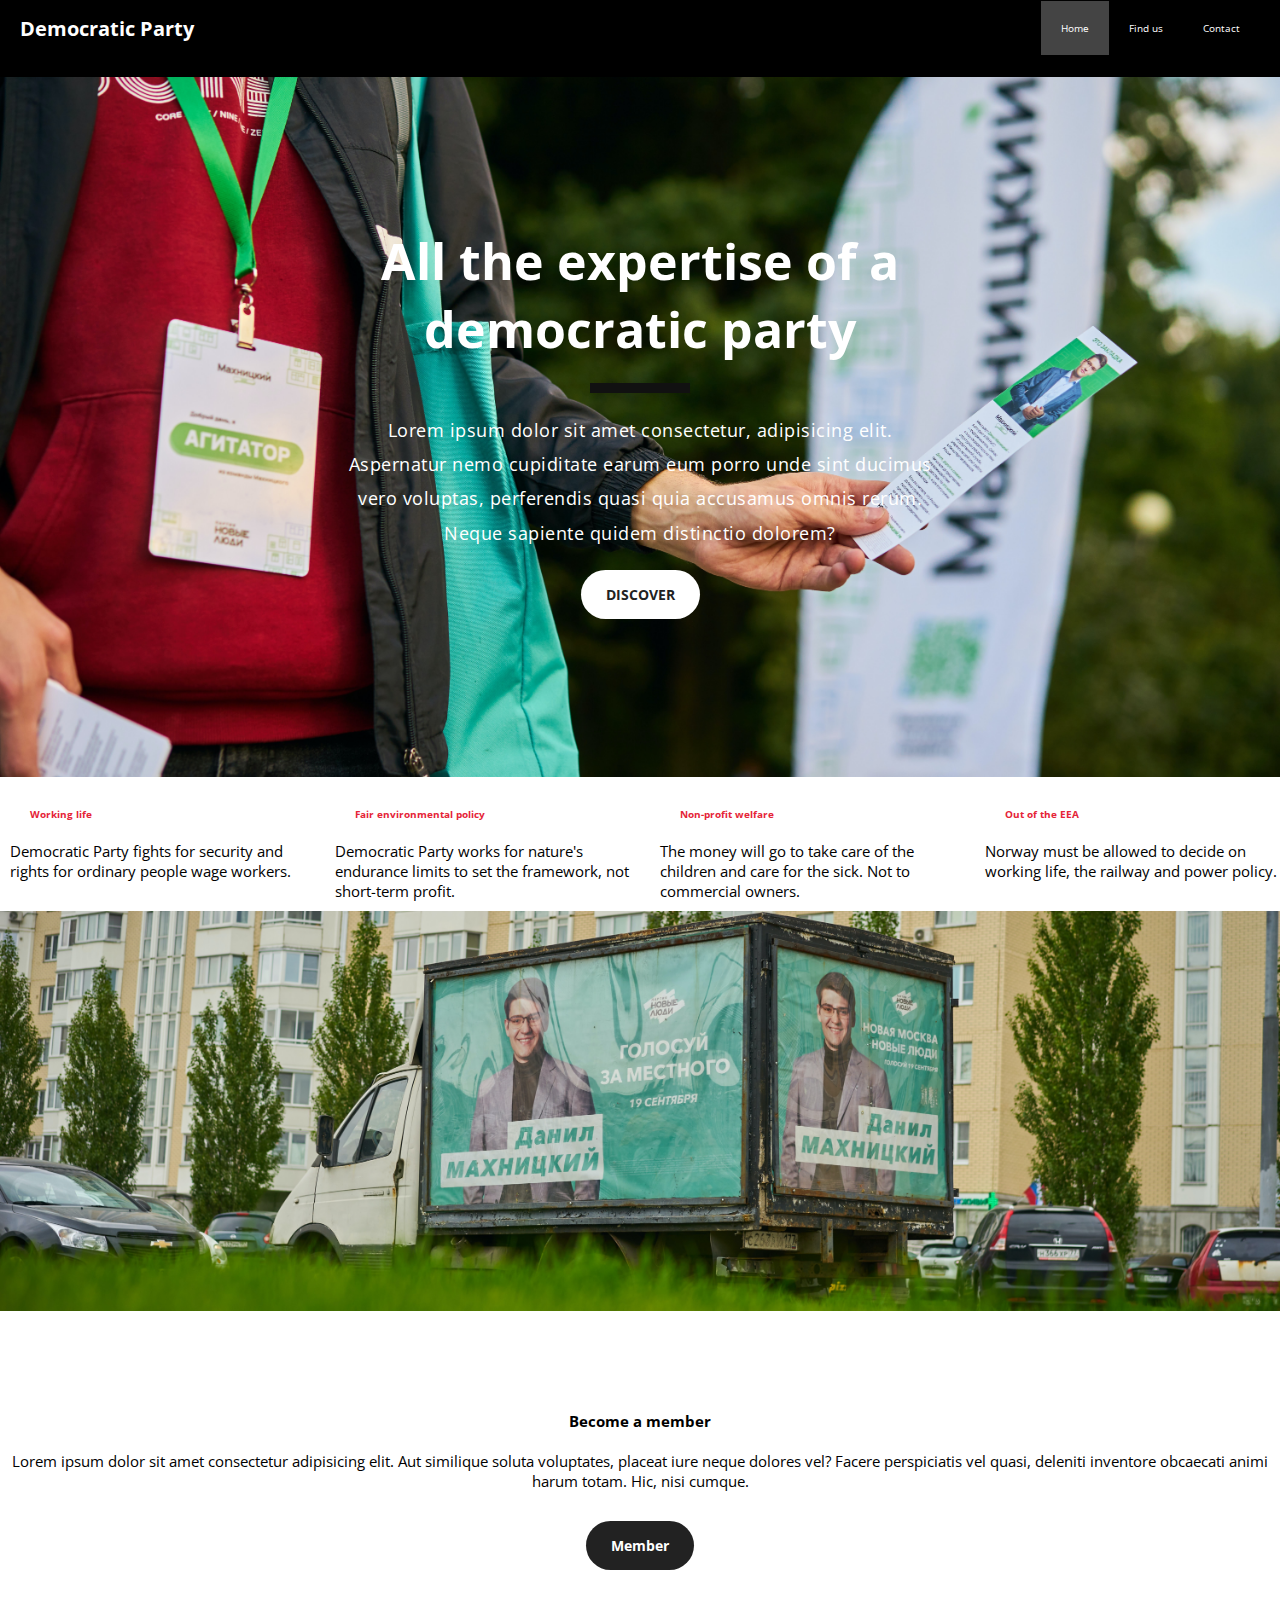
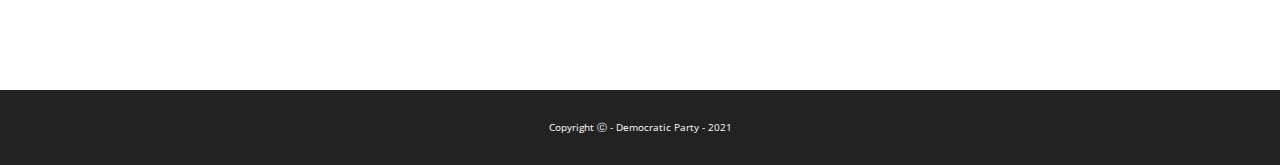
<file: index.html>
<!DOCTYPE html>
<html lang="en">
<head>
    <meta charset="UTF-8">
    <meta http-equiv="X-UA-Compatible" content="IE=edge">
    <meta name="viewport" content="width=device-width, initial-scale=1.0">
    <link rel="stylesheet" href="./css/reset.css">
    <link rel="stylesheet" href="./css/variable.css">
    <link rel="stylesheet" href="./css/style.css">
      <link
      href="https://fonts.googleapis.com/css?family=Open+Sans:300,400,700&display=swap"
      rel="stylesheet"
    />
    <title>Partie Demokrat </title>
</head>
<body>
    <header class="container header">
      <h1><a class="title-h1" href="./index.html"> Democratic Party</a></h1>
      </div>

      <nav >
        <ul >
          <li><a class="active" href="./index.html">Home</a></li>
          <li><a  href="./where.html">Find us</a></li>
          <li><a  href="./contact.html">Contact</a></li>
        </ul>
      </nav>
    </header>
 

    <section class="vp">
      <div class="vp-content">
        <h1>All the expertise of a democratic party</h1>
        <div class="separator"></div>
        <p>
          Lorem ipsum dolor sit amet consectetur, adipisicing elit. Aspernatur
          nemo cupiditate earum eum porro unde sint ducimus vero voluptas,
          perferendis quasi quia accusamus omnis rerum. Neque sapiente quidem
          distinctio dolorem?
        </p>
         <a href="./where.html" class="btn btn-primary my-10">DISCOVER</a>
      </div>
    </section>
    <main>


    <section class="working">
        <div>
          
              <h3 class="title">Working life</h3>
              <p class="size-paragraph">
                Democratic Party fights for security and rights for ordinary people
               wage workers.
              </p>
           
        </div>

        <div>
         
              <h3 class="title">Fair environmental policy</h3>
              <p class="size-paragraph">
                Democratic Party works for nature's endurance limits to set the framework, not
                short-term profit.
              </p>
        
        </div>
        <div>
        
              <h3 class="title">Non-profit welfare</h3>
              <p class="size-paragraph">
               The money will go to take care of the children and care for the sick. Not
                to commercial owners.
              </p>
            
        
        </div>
        <div>
      
              <h3 class="title">Out of the EEA</h3>
              <p class="size-paragraph">
               Norway must be allowed to decide on working life, the railway and
                power policy.
              </p>
           
          
        </div>
      </section>

      <!-- ... -->
<div class="person" aria-label="Bildet av en person "></div>
<section class="reservation">
  <div class="container">
    <h2>Become a member</h2>
   
    <p class="size-paragraph">
      Lorem ipsum dolor sit amet consectetur adipisicing elit. Aut similique
      soluta voluptates, placeat iure neque dolores vel? Facere perspiciatis
      vel quasi, deleniti inventore obcaecati animi harum totam. Hic, nisi
      cumque.
    </p>
    <a href="./contact.html" class="btn btn-dark my-20">Member</a>
  </div>
   </section>

  




</main>
<footer>
        <p>Copyright &#9400; - Democratic Party - 2021</p>
</footer>

    
</body>
</html>
</file>
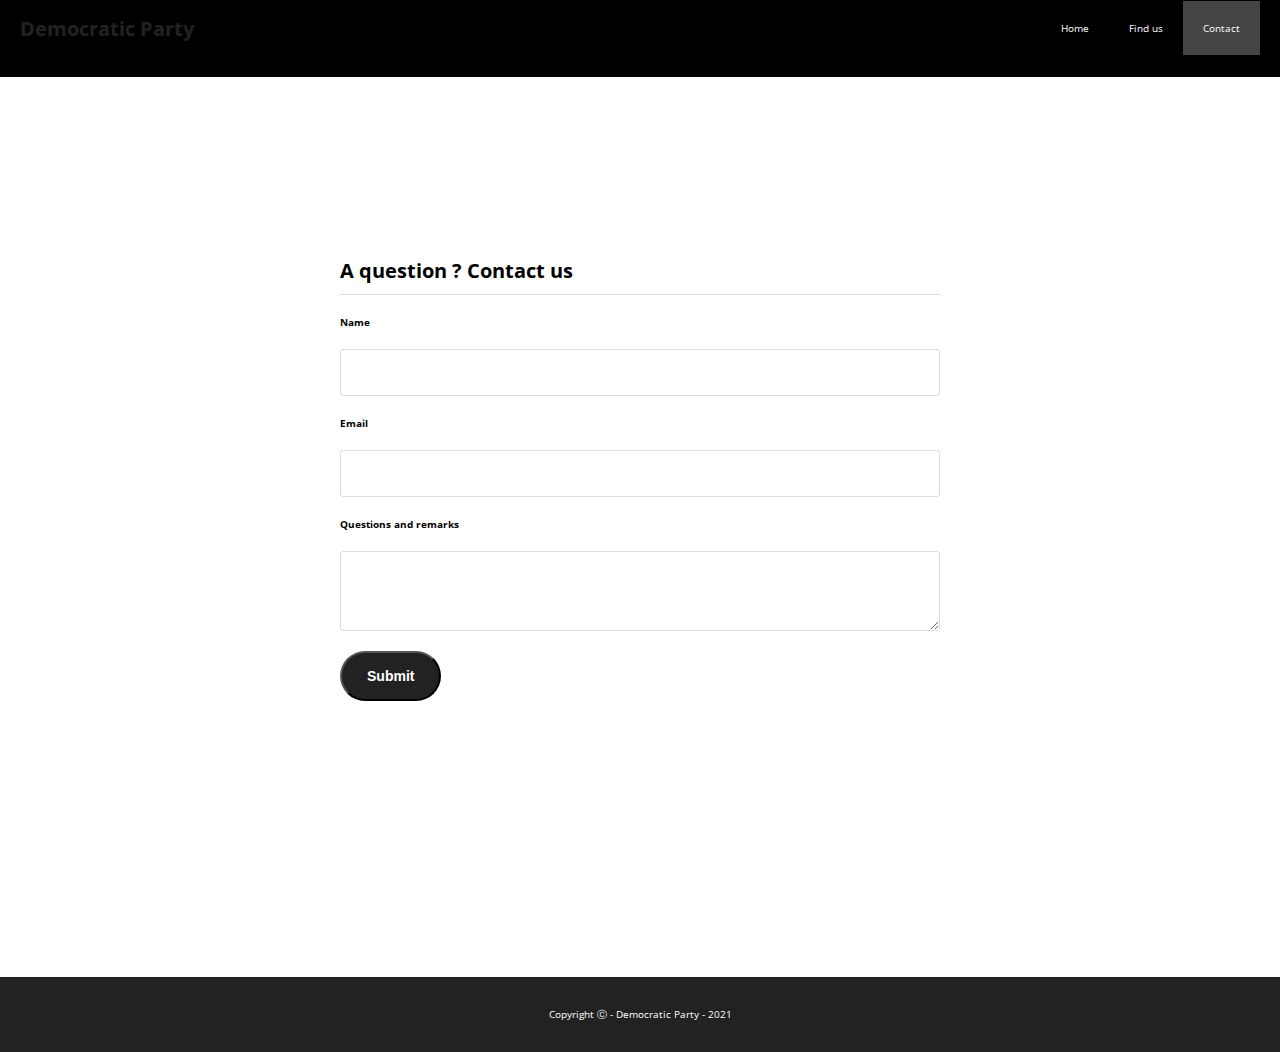
<file: contact.html>
<!DOCTYPE html>
<html lang="en">
<head>
    <meta charset="UTF-8">
    <meta http-equiv="X-UA-Compatible" content="IE=edge">
    <meta name="viewport" content="width=device-width, initial-scale=1.0">
    <link rel="stylesheet" href="./css/reset.css">
    <link rel="stylesheet" href="./css/variable.css">
    <link rel="stylesheet" href="./css/style.css">
      <link
      href="https://fonts.googleapis.com/css?family=Open+Sans:300,400,700&display=swap"
      rel="stylesheet"
    />
    <title>Partie Demokrat | Contact </title>
</head>
<body>
    <header class="container header">
      <h1><a href="./index.html"> Democratic Party</a></h1>
      </div>

      <nav>
        <ul >
          <li><a  href="./index.html">Home</a></li>
          <li><a  href="./where.html">Find us</a></li>
          <li><a class="active " href="./contact.html">Contact</a></li>
        </ul>
      </nav>
    </header>
    <main>

     <section class="contact">
      <div class="contact-form-container">
        <form action="#">
          <h1 class="underline">A question ? Contact us</h1>
          <label class="my-20" for="name">Name</label>
          <input type="text" name="name" id="name" />
          <label class="my-20" for="email">Email</label>
          <input type="email" name="email" id="email" />
          <label class="my-20" for="question">Questions and remarks</label>
          <textarea name="question" id="question"></textarea>
          <button class="btn btn-dark my-20">Submit</button>
        </form>
      </div>
    </section>
    </main>

    


   

<footer>
        <p>Copyright &#9400; - Democratic Party - 2021</p>
</footer>

    
</body>
</html>
</file>
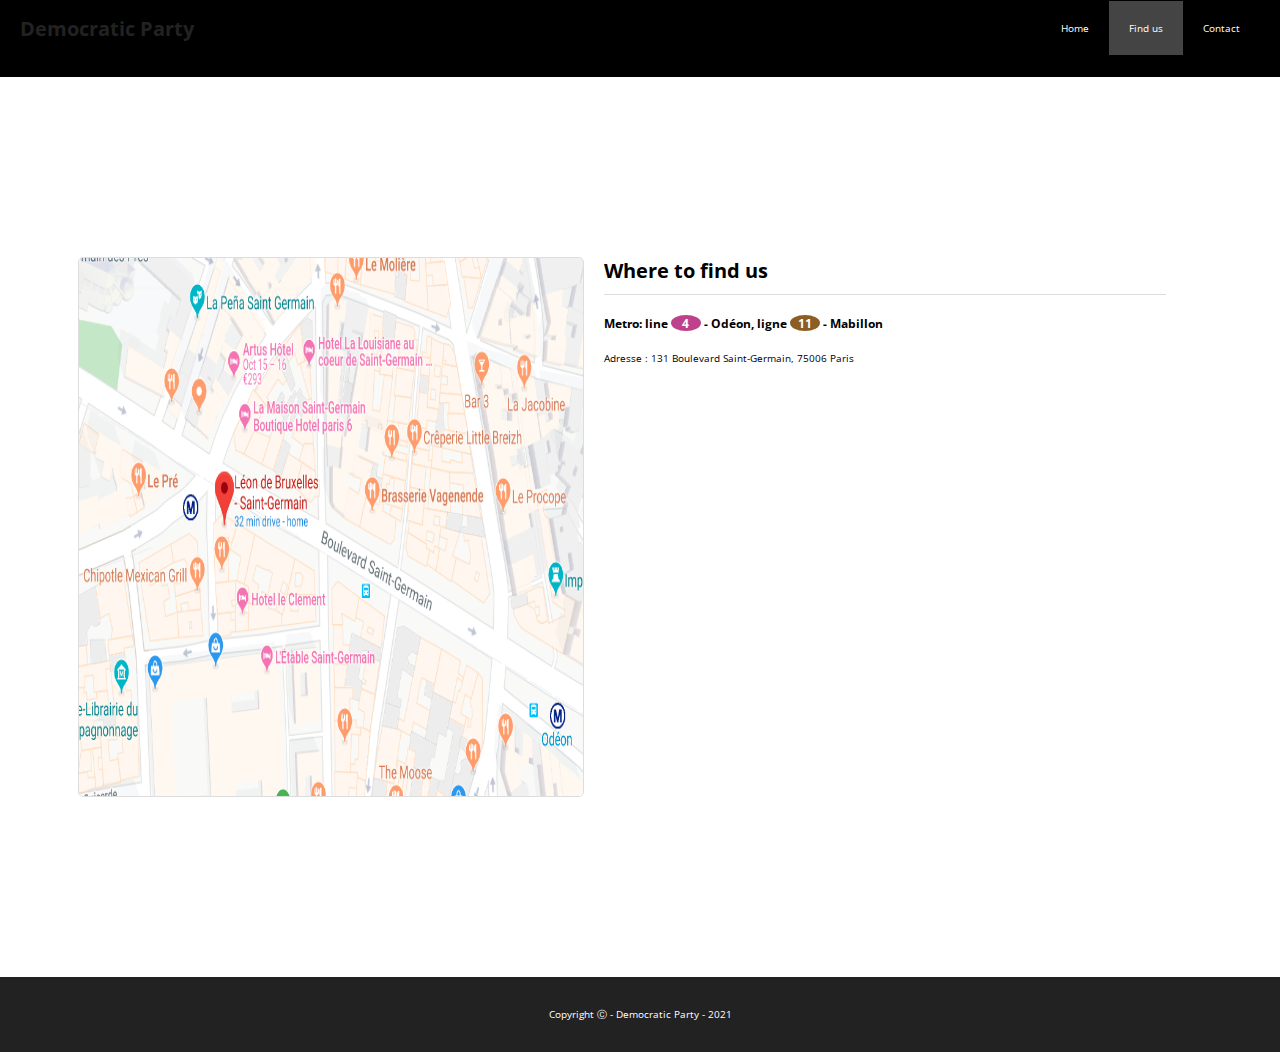
<file: where.html>
<!DOCTYPE html>
<html lang="en">
<head>
    <meta charset="UTF-8">
    <meta http-equiv="X-UA-Compatible" content="IE=edge">
    <meta name="viewport" content="width=device-width, initial-scale=1.0">
    <link rel="stylesheet" href="./css/reset.css">
    <link rel="stylesheet" href="./css/variable.css">
    <link rel="stylesheet" href="./css/style.css">
      <link
      href="https://fonts.googleapis.com/css?family=Open+Sans:300,400,700&display=swap"
      rel="stylesheet"
    />
    <title>Partie Demokrat | Localisation </title>
</head>
<body>
    <header class="container header">
      <h1><a href="./index.html"> Democratic Party</a></h1>
      </div>

      <nav >
        <ul >
          <li><a  href="./index.html">Home</a></li>
          <li><a class="active" href="./where.html">Find us</a></li>
          <li><a  href="./contact.html">Contact</a></li>
        </ul>
      </nav>
    </header>
   <main>


      <section class="where">
      <div class="where-container">
        <img
          class="where-img"
          src="./img/3.png"
          alt="card"
        />

        <div class="where-text">
          <h1 class="underline">Where to find us</h1>
          <h3>
            Metro: line <span class="chip chip-purple">4</span> - Odéon, ligne
            <span class="chip chip-brown">11</span> - Mabillon
          </h3>
          <p>Adresse : 131 Boulevard Saint-Germain, 75006 Paris</p>
        </div>
      </div>
    </section> 
    </main>

    


   

<footer>
        <p>Copyright &#9400; - Democratic Party - 2021</p>
</footer>

    
</body>
</html>
</file>
<file: css/variable.css>
:root {
	--background-black: black;;
	--hoverground: #444;
	
	--font-family: "Open Sans", sans-serif;
	--font-size: 50px;

	--padding: 20px;
}
</file>
<file: css/style.css>
/* Header */

.header {
  background: var(--background-black);
  overflow: auto;
  line-height: 1.7em;
  display: flex;
  flex-flow: row nowrap;
  justify-content: space-between;
  padding: var(--padding);
}

.header nav h1 {
  padding: var(--padding);
  margin-bottom: 0;
}
.title-h1 {
  color: white;
}

.header nav h1 a,
.header nav h1 a {
  color: white;
}

.header nav ul {
  display: flex;
  flex-flow: row nowrap;
  list-style: none;
}

.header nav ul li {
}

.header nav ul li a {
  color: white;
  padding: var(--padding);
}

.header nav ul li a:hover,
.active {
  background: var(--hoverground);
}

/* class */
.title {
  font-size: 1rem;
  padding-top: 3rem;
  padding-left: 2rem;
  color: #e52437;
}

.underline {
  padding-bottom: 10px;
  border-bottom: 1px solid #ddd;
}

.chip {
  display: inline-block;
  text-align: center;
  width: 30px;
  border-radius: 100%;
  background: #333;
  color: white;
}

.chip-purple {
  background: #be418c;
}

.chip-brown {
  background: #8c5e24;
}

.size-paragraph {
  font-size: 1.5rem;
}

.my-10 {
  margin-top: 10px;
  margin-bottom: 10px;
}

.separator {
  margin: 20px auto;
  height: 10px;
  width: 100px;
  background: #111;
}

.btn {
  display: inline-block;
  font-size: 14px;
  padding: 15px 25px;
  border-radius: 30px;
  font-weight: 700;
}

.btn-primary {
  background: white;
  color: #222;
}

.btn-primary:hover {
  background: #222;
  color: white;
}
.my-20 {
  margin-top: 20px;
  margin-bottom: 20px;
}
/* ... */
.btn-dark {
  background: #222;
  color: white;
}

.btn-dark:hover {
  background: white;
  color: #222;
  border: 1px solid #222;
}

/* value proposition */
.vp {
  height: 700px;
  background: url("../img/1.jpg") center center;
  background-size: cover;
  text-align: center;
}

.vp-content {
  max-width: 600px;
  padding-top: 150px;
  color: white;
  margin: auto;
}

.vp-content h1 {
  font-size: 50px;
}
.vp-content p {
  font-size: 18px;
  letter-spacing: 0.5px;
  line-height: 1.9em;
}

/* Section 2 */
.working {
  display: grid;
  grid-template-columns: repeat(4, 1fr);
  gap: 3rem;
  margin-left: 1rem;
}

/* person */

.person {
  height: 400px;
  background: url(../img/2.jpg) center center/cover;
}

/* reservation */

.reservation {
  padding: 100px 0px;
  text-align: center;
}
/* where */
.where {
  padding: 180px 0;
  overflow: auto;
  min-height: 100vh;
  display: flex;
  justify-content: center;
}

.where-container {
  display: flex;
  gap: 2rem;
}

.where-img {
  width: 45%;
  border: 1px solid #ddd;
  border-radius: 5px;
}
.where-text {
  width: 50%;
}

/* contact */

.contact {
  padding: 180px 0px 100px 0px;
  min-height: 100vh;
}

.contact-form-container {
  max-width: 600px;
  margin: auto;
}

.contact-form-container form label {
  display: block;
  font-weight: 700;
}

.contact-form-container form input,
textarea {
  display: block;
  width: 100%;
  padding: 15px;
  border: 1px solid #ddd;
  border-radius: 3px;
}
.contact-form-container form textarea {
  min-height: 80px;
}

/* footer */

footer {
  background: #222;
  color: white;
  padding: 30px 0;
  text-align: center;
}

footer p {
  margin-bottom: 0px;
}
</file>
